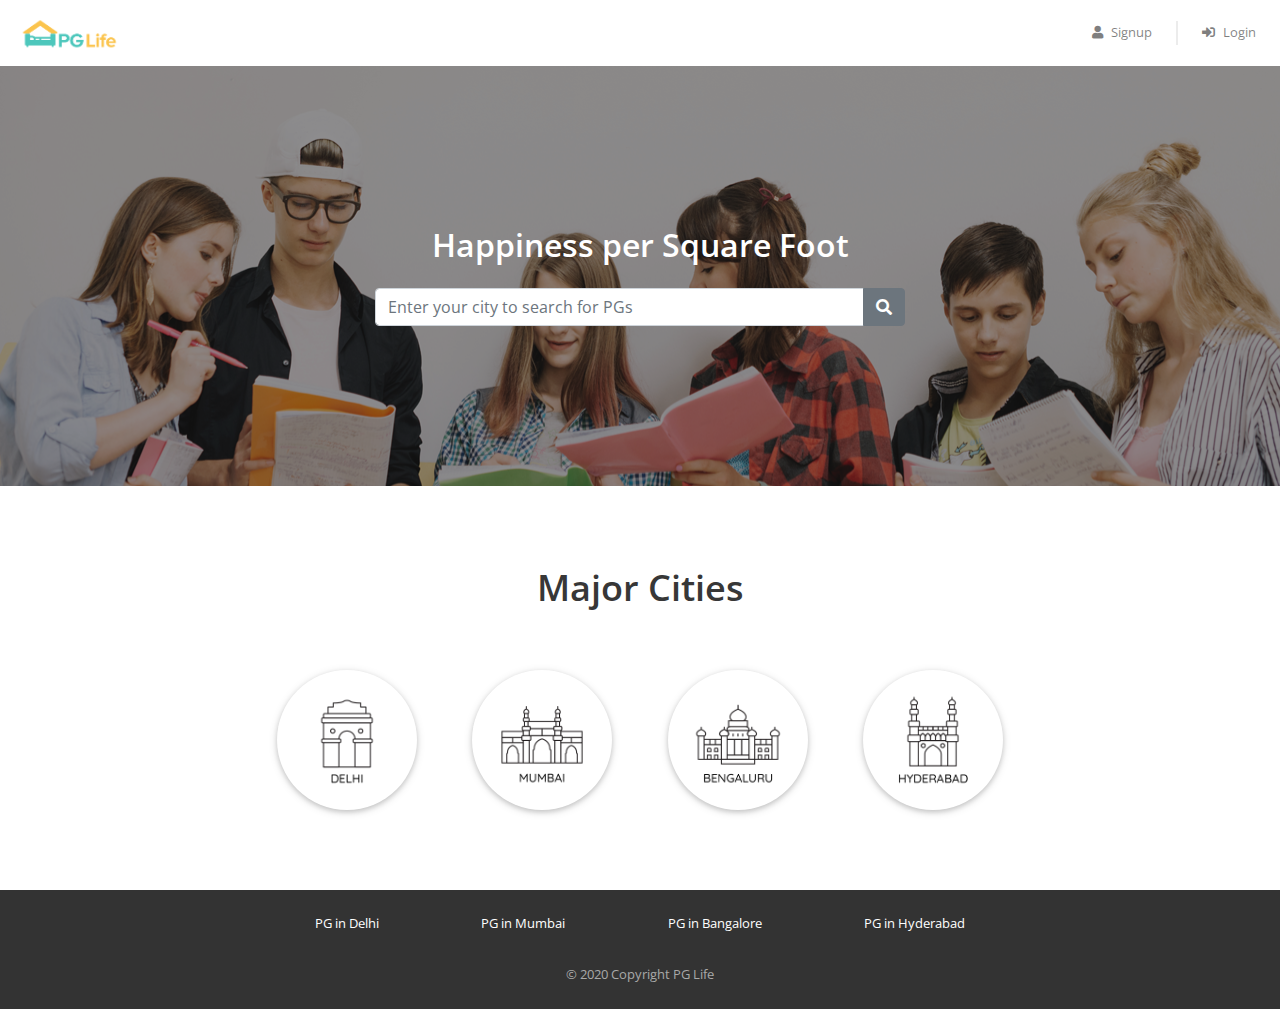
<file: index.html>
<!DOCTYPE html>
<html lang="en">
  <head>
    <meta name="viewport" content="width=device-width, initial-scale=1" />
    <title>Welcome | PG Life</title>

    <link href="css/bootstrap.min.css" rel="stylesheet" />
    <link
      href="https://use.fontawesome.com/releases/v5.11.2/css/all.css"
      rel="stylesheet"
    />
    <link
      href="https://fonts.googleapis.com/css2?family=Open+Sans:ital,wght@0,300;0,400;0,600;0,700;0,800;1,300;1,400;1,600;1,700;1,800&display=swap"
      rel="stylesheet"
    />
    <link href="css/common.css" rel="stylesheet" />
    <link href="css/home.css" rel="stylesheet" />
  </head>

  <body>
    <div class="header sticky-top">
      <nav class="navbar navbar-expand-md navbar-light">
        <a class="navbar-brand" href="index.html">
          <img src="img/logo.png" />
        </a>
        <button
          class="navbar-toggler"
          type="button"
          data-toggle="collapse"
          data-target="#my-navbar"
        >
          <span class="navbar-toggler-icon"></span>
        </button>

        <div
          class="collapse navbar-collapse justify-content-end"
          id="my-navbar"
        >
          <ul class="navbar-nav">
            <li class="nav-item">
              <a
                class="nav-link"
                href="#"
                data-toggle="modal"
                data-target="#signup-modal"
              >
                <i class="fas fa-user"></i>Signup
              </a>
            </li>
            <div class="nav-vl"></div>
            <li class="nav-item">
              <a
                class="nav-link"
                href="#"
                data-toggle="modal"
                data-target="#login-modal"
              >
                <i class="fas fa-sign-in-alt"></i>Login
              </a>
            </li>
          </ul>
        </div>
      </nav>
    </div>

    <div id="loading"></div>

    <div class="banner-container">
      <h2 class="white pb-3">Happiness per Square Foot</h2>

      <form id="search-form">
        <div class="input-group city-search">
          <input
            type="text"
            class="form-control input-city"
            id="city"
            name="city"
            placeholder="Enter your city to search for PGs"
          />
          <div class="input-group-append">
            <button type="submit" class="btn btn-secondary">
              <i class="fa fa-search"></i>
            </button>
          </div>
        </div>
      </form>
    </div>

    <div class="page-container">
      <h1 class="city-heading">
        Major Cities
      </h1>
      <div class="row">
        <div class="city-card-container col-md">
          <a href="property_list.html">
            <div class="city-card rounded-circle">
              <img src="img/delhi.png" class="city-img" />
            </div>
          </a>
        </div>

        <div class="city-card-container col-md">
          <a href="property_list.html">
            <div class="city-card rounded-circle">
              <img src="img/mumbai.png" class="city-img" />
            </div>
          </a>
        </div>

        <div class="city-card-container col-md">
          <a href="property_list.html">
            <div class="city-card rounded-circle">
              <img src="img/bangalore.png" class="city-img" />
            </div>
          </a>
        </div>

        <div class="city-card-container col-md">
          <a href="property_list.html">
            <div class="city-card rounded-circle">
              <img src="img/hyderabad.png" class="city-img" />
            </div>
          </a>
        </div>
      </div>
    </div>

    <div
      class="modal fade"
      id="signup-modal"
      tabindex="-1"
      role="dialog"
      aria-labelledby="signup-heading"
      aria-hidden="true"
    >
      <div class="modal-dialog" role="document">
        <div class="modal-content">
          <div class="modal-header">
            <h5 class="modal-title" id="signup-heading">Signup with PGLife</h5>
            <button
              type="button"
              class="close"
              data-dismiss="modal"
              aria-label="Close"
            >
              <span aria-hidden="true">&times;</span>
            </button>
          </div>

          <div class="modal-body">
            <form id="signup-form" class="form" role="form">
              <div class="input-group form-group">
                <div class="input-group-prepend">
                  <span class="input-group-text">
                    <i class="fas fa-user"></i>
                  </span>
                </div>
                <input
                  type="text"
                  class="form-control"
                  name="full_name"
                  placeholder="Full Name"
                  maxlength="30"
                  required
                />
              </div>

              <div class="input-group form-group">
                <div class="input-group-prepend">
                  <span class="input-group-text">
                    <i class="fas fa-phone-alt"></i>
                  </span>
                </div>
                <input
                  type="text"
                  class="form-control"
                  name="phone"
                  placeholder="Phone Number"
                  maxlength="10"
                  minlength="10"
                  required
                />
              </div>

              <div class="input-group form-group">
                <div class="input-group-prepend">
                  <span class="input-group-text">
                    <i class="fas fa-envelope"></i>
                  </span>
                </div>
                <input
                  type="email"
                  class="form-control"
                  name="email"
                  placeholder="Email"
                  required
                />
              </div>

              <div class="input-group form-group">
                <div class="input-group-prepend">
                  <span class="input-group-text">
                    <i class="fas fa-lock"></i>
                  </span>
                </div>
                <input
                  type="password"
                  class="form-control"
                  name="password"
                  placeholder="Password"
                  minlength="6"
                  required
                />
              </div>

              <div class="input-group form-group">
                <div class="input-group-prepend">
                  <span class="input-group-text">
                    <i class="fas fa-university"></i>
                  </span>
                </div>
                <input
                  type="text"
                  class="form-control"
                  name="college_name"
                  placeholder="College Name"
                  maxlength="150"
                  required
                />
              </div>

              <div class="form-group">
                <span>I'm a</span>
                <input
                  type="radio"
                  class="ml-3"
                  id="gender-male"
                  name="gender"
                  value="male"
                />
                Male
                <label for="gender-male"> </label>
                <input
                  type="radio"
                  class="ml-3"
                  id="gender-female"
                  name="gender"
                  value="female"
                />
                <label for="gender-female">
                  Female
                </label>
              </div>

              <div class="form-group">
                <button type="submit" class="btn btn-block btn-primary">
                  Create Account
                </button>
              </div>
            </form>
          </div>

          <div class="modal-footer">
            <span
              >Already have an account?
              <a
                href="#"
                data-dismiss="modal"
                data-toggle="modal"
                data-target="#login-modal"
                >Login</a
              >
            </span>
          </div>
        </div>
      </div>
    </div>

    <div
      class="modal fade"
      id="login-modal"
      tabindex="-1"
      role="dialog"
      aria-labelledby="login-heading"
      aria-hidden="true"
    >
      <div class="modal-dialog modal-dialog-centered" role="document">
        <div class="modal-content">
          <div class="modal-header">
            <h5 class="modal-title" id="login-heading">Login with PGLife</h5>
            <button
              type="button"
              class="close"
              data-dismiss="modal"
              aria-label="Close"
            >
              <span aria-hidden="true">&times;</span>
            </button>
          </div>

          <div class="modal-body">
            <form id="login-form" class="form" role="form">
              <div class="input-group form-group">
                <div class="input-group-prepend">
                  <span class="input-group-text">
                    <i class="fas fa-user"></i>
                  </span>
                </div>
                <input
                  type="email"
                  class="form-control"
                  name="email"
                  placeholder="Email"
                  required
                />
              </div>

              <div class="input-group form-group">
                <div class="input-group-prepend">
                  <span class="input-group-text">
                    <i class="fas fa-lock"></i>
                  </span>
                </div>
                <input
                  type="password"
                  class="form-control"
                  name="password"
                  placeholder="Password"
                  minlength="6"
                  required
                />
              </div>

              <div class="form-group">
                <button type="submit" class="btn btn-block btn-primary">
                  Login
                </button>
              </div>
            </form>
          </div>

          <div class="modal-footer">
            <span>
              <a
                href="#"
                data-dismiss="modal"
                data-toggle="modal"
                data-target="#signup-modal"
                >Click here</a
              >
              to register a new account
            </span>
          </div>
        </div>
      </div>
    </div>

    <div class="footer">
      <div class="page-container footer-container">
        <div class="footer-cities">
          <div class="footer-city">
            <a href="property_list.html">PG in Delhi</a>
          </div>
          <div class="footer-city">
            <a href="property_list.html">PG in Mumbai</a>
          </div>
          <div class="footer-city">
            <a href="property_list.html">PG in Bangalore</a>
          </div>
          <div class="footer-city">
            <a href="property_list.html">PG in Hyderabad</a>
          </div>
        </div>
        <div class="footer-copyright">© 2020 Copyright PG Life</div>
      </div>
    </div>

    <script type="text/javascript" src="js/jquery.js"></script>
    <script type="text/javascript" src="js/bootstrap.min.js"></script>
  </body>
</html>
</file>
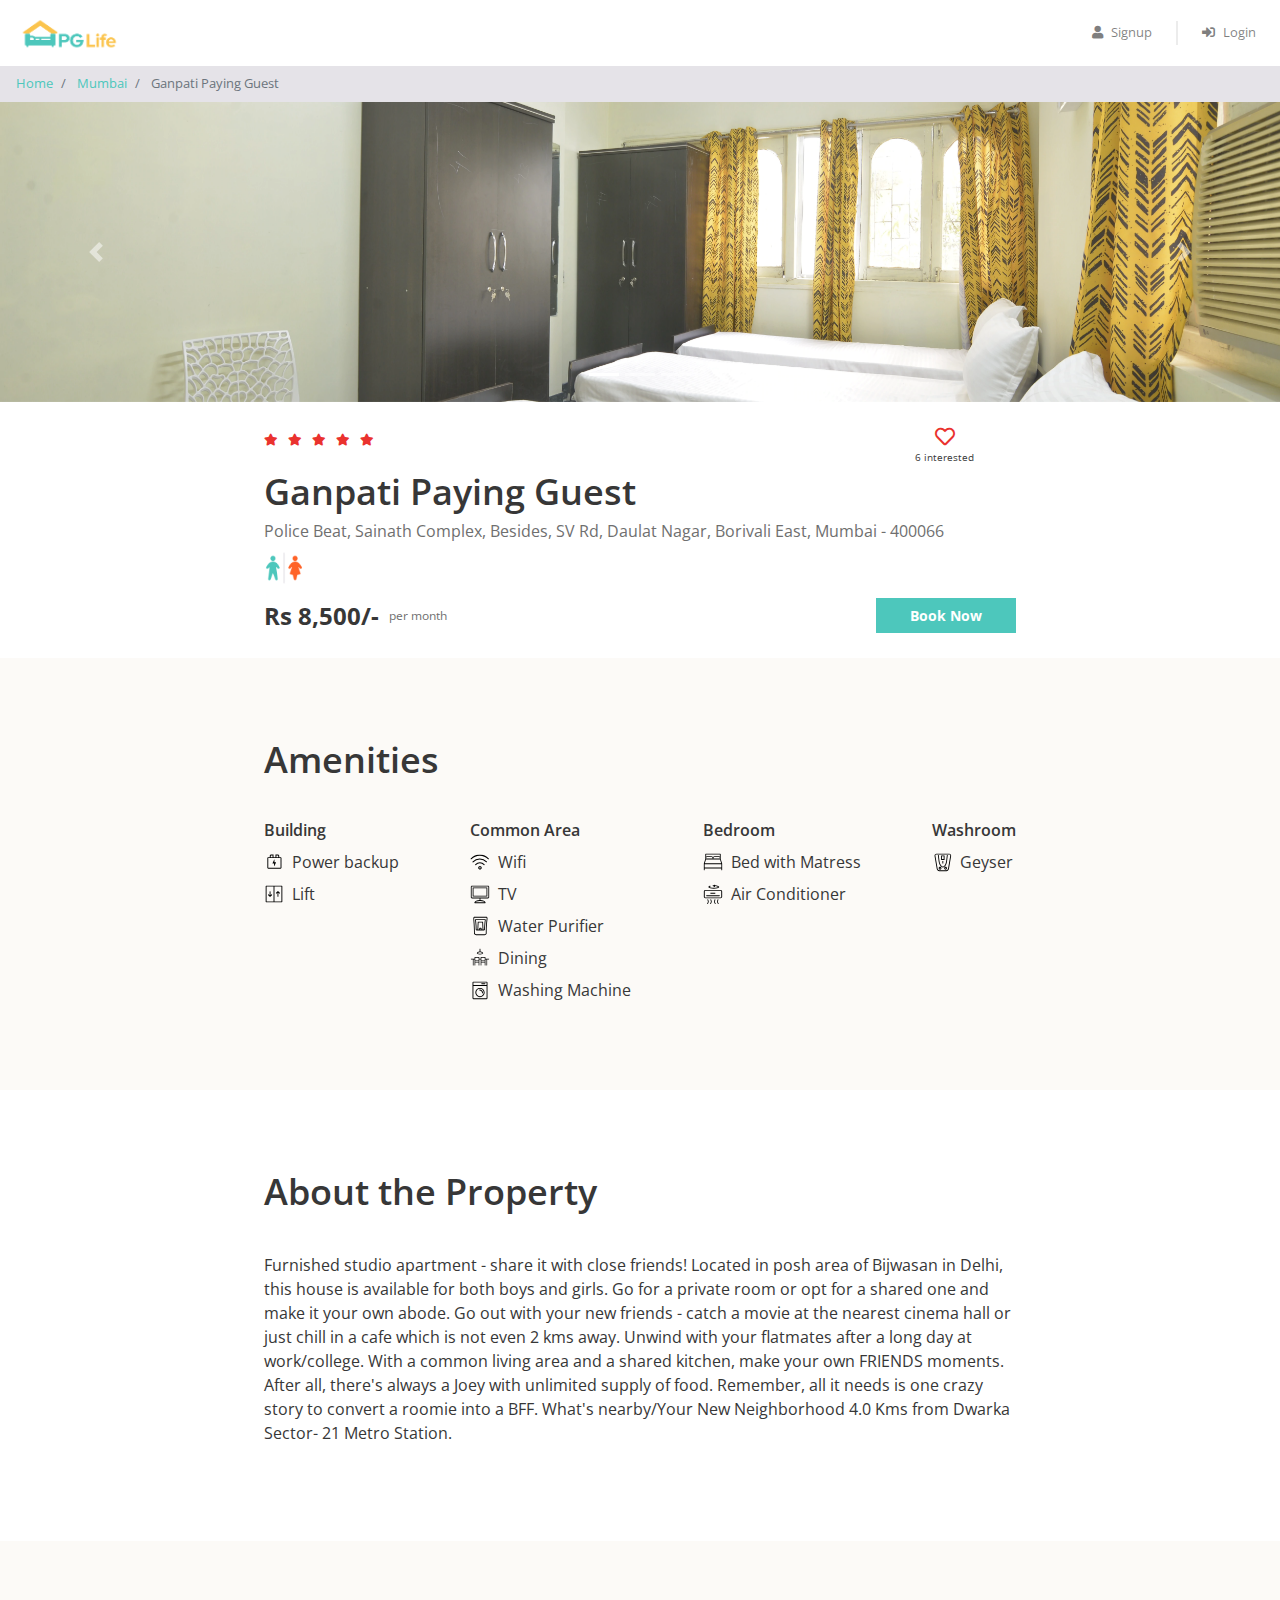
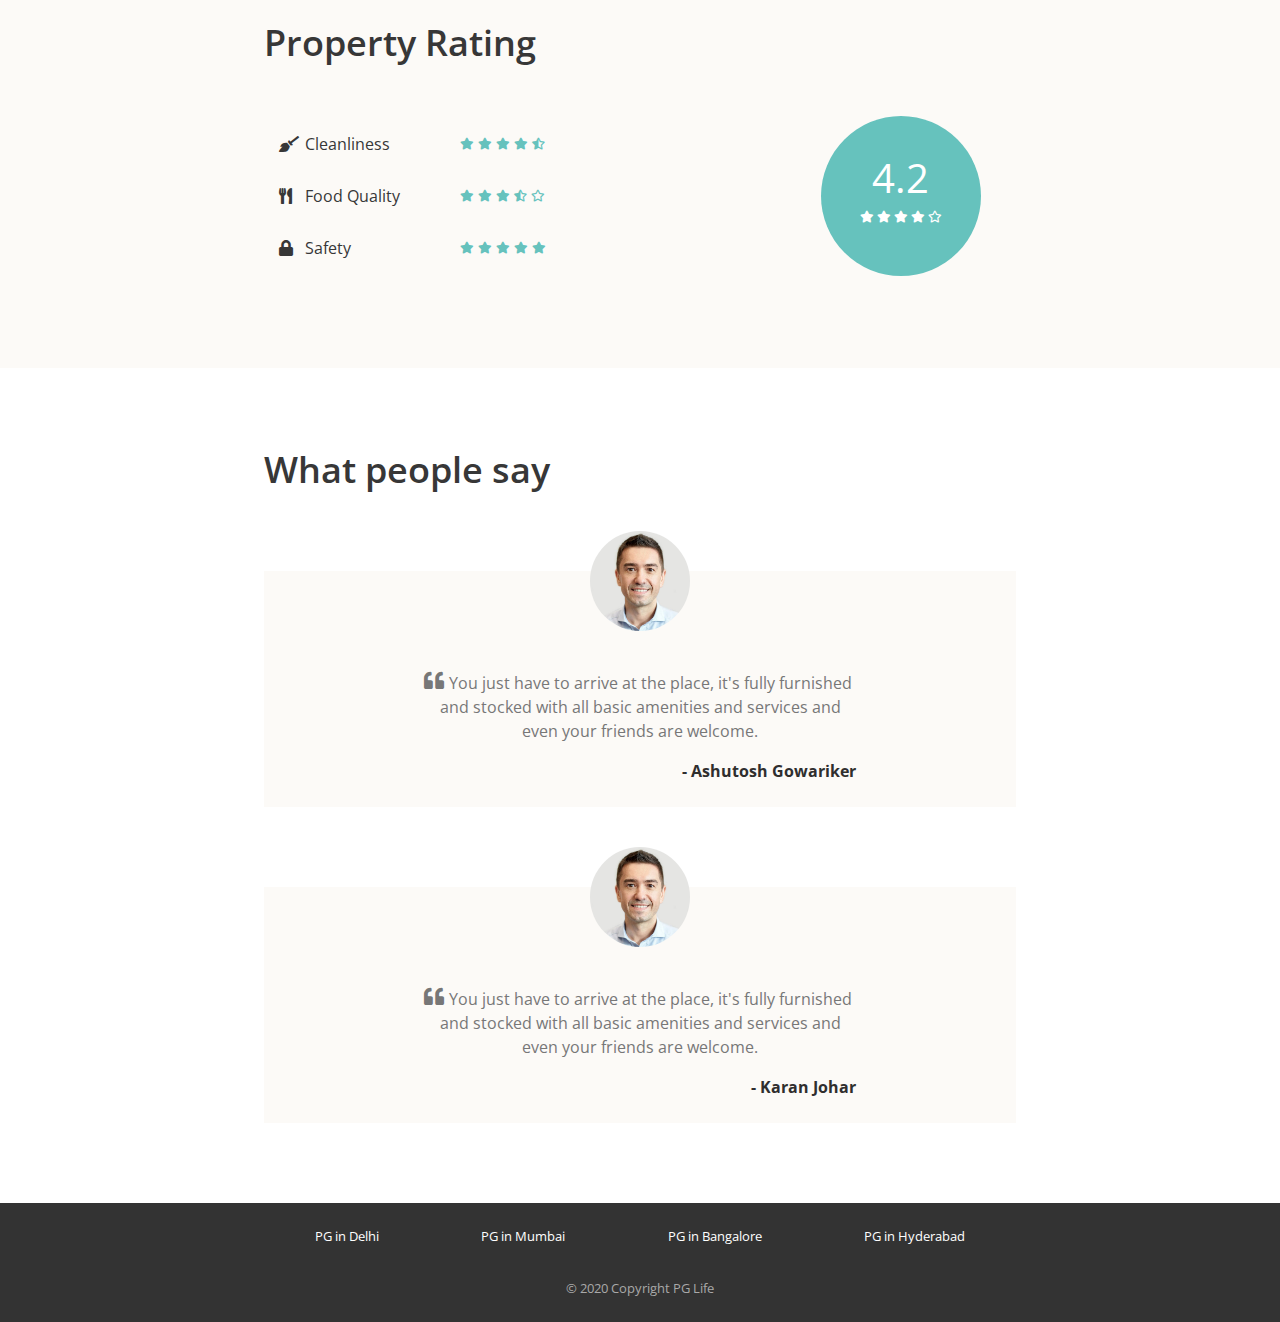
<file: property_detail.html>
<!DOCTYPE html>
<html lang="en">
  <head>
    <meta name="viewport" content="width=device-width, initial-scale=1" />
    <title>Ganpati Paying Guest | PG Life</title>

    <link href="css/bootstrap.min.css" rel="stylesheet" />
    <link
      href="https://use.fontawesome.com/releases/v5.11.2/css/all.css"
      rel="stylesheet"
    />
    <link
      href="https://fonts.googleapis.com/css2?family=Open+Sans:ital,wght@0,300;0,400;0,600;0,700;0,800;1,300;1,400;1,600;1,700;1,800&display=swap"
      rel="stylesheet"
    />
    <link href="css/common.css" rel="stylesheet" />
    <link href="css/property_detail.css" rel="stylesheet" />
  </head>

  <body>
    <div class="header sticky-top">
      <nav class="navbar navbar-expand-md navbar-light">
        <a class="navbar-brand" href="index.html">
          <img src="img/logo.png" />
        </a>
        <button
          class="navbar-toggler"
          type="button"
          data-toggle="collapse"
          data-target="#my-navbar"
        >
          <span class="navbar-toggler-icon"></span>
        </button>

        <div
          class="collapse navbar-collapse justify-content-end"
          id="my-navbar"
        >
          <ul class="navbar-nav">
            <li class="nav-item">
              <a
                class="nav-link"
                href="#"
                data-toggle="modal"
                data-target="#signup-modal"
              >
                <i class="fas fa-user"></i>Signup
              </a>
            </li>
            <div class="nav-vl"></div>
            <li class="nav-item">
              <a
                class="nav-link"
                href="#"
                data-toggle="modal"
                data-target="#login-modal"
              >
                <i class="fas fa-sign-in-alt"></i>Login
              </a>
            </li>
          </ul>
        </div>
      </nav>
    </div>

    <div id="loading"></div>

    <nav aria-label="breadcrumb">
      <ol class="breadcrumb py-2">
        <li class="breadcrumb-item">
          <a href="index.html">Home</a>
        </li>
        <li class="breadcrumb-item">
          <a href="property_list.html">Mumbai</a>
        </li>
        <li class="breadcrumb-item active" aria-current="page">
          Ganpati Paying Guest
        </li>
      </ol>
    </nav>

    <div id="property-images" class="carousel slide" data-ride="carousel">
      <ol class="carousel-indicators">
        <li
          data-target="#property-images"
          data-slide-to="0"
          class="active"
        ></li>
        <li data-target="#property-images" data-slide-to="1" class=""></li>
        <li data-target="#property-images" data-slide-to="2" class=""></li>
      </ol>
      <div class="carousel-inner">
        <div class="carousel-item active">
          <img
            class="d-block w-100"
            src="img/properties/1/1d4f0757fdb86d5f.jpg"
            alt="slide"
          />
        </div>
        <div class="carousel-item">
          <img
            class="d-block w-100"
            src="img/properties/1/46ebbb537aa9fb0a.jpg"
            alt="slide"
          />
        </div>
        <div class="carousel-item">
          <img
            class="d-block w-100"
            src="img/properties/1/eace7b9114fd6046.jpg"
            alt="slide"
          />
        </div>
      </div>
      <a
        class="carousel-control-prev"
        href="#property-images"
        role="button"
        data-slide="prev"
      >
        <span class="carousel-control-prev-icon" aria-hidden="true"></span>
        <span class="sr-only">Previous</span>
      </a>
      <a
        class="carousel-control-next"
        href="#property-images"
        role="button"
        data-slide="next"
      >
        <span class="carousel-control-next-icon" aria-hidden="true"></span>
        <span class="sr-only">Next</span>
      </a>
    </div>

    <div class="property-summary page-container">
      <div class="row no-gutters justify-content-between">
        <div class="star-container" title="4.8">
          <i class="fas fa-star"></i>
          <i class="fas fa-star"></i>
          <i class="fas fa-star"></i>
          <i class="fas fa-star"></i>
          <i class="fas fa-star"></i>
        </div>
        <div class="interested-container">
          <i class="is-interested-image far fa-heart"></i>
          <div class="interested-text">
            <span class="interested-user-count">6</span> interested
          </div>
        </div>
      </div>
      <div class="detail-container">
        <div class="property-name">Ganpati Paying Guest</div>
        <div class="property-address">
          Police Beat, Sainath Complex, Besides, SV Rd, Daulat Nagar, Borivali
          East, Mumbai - 400066
        </div>
        <div class="property-gender">
          <img src="img/unisex.png" />
        </div>
      </div>
      <div class="row no-gutters">
        <div class="rent-container col-6">
          <div class="rent">Rs 8,500/-</div>
          <div class="rent-unit">per month</div>
        </div>
        <div class="button-container col-6">
          <a href="#" class="btn btn-primary">Book Now</a>
        </div>
      </div>
    </div>

    <div class="property-amenities">
      <div class="page-container">
        <h1>Amenities</h1>
        <div class="row justify-content-between">
          <div class="col-md-auto">
            <h5>Building</h5>
            <div class="amenity-container">
              <img src="img/amenities/powerbackup.svg" />
              <span>Power backup</span>
            </div>
            <div class="amenity-container">
              <img src="img/amenities/lift.svg" />
              <span>Lift</span>
            </div>
          </div>

          <div class="col-md-auto">
            <h5>Common Area</h5>
            <div class="amenity-container">
              <img src="img/amenities/wifi.svg" />
              <span>Wifi</span>
            </div>
            <div class="amenity-container">
              <img src="img/amenities/tv.svg" />
              <span>TV</span>
            </div>
            <div class="amenity-container">
              <img src="img/amenities/rowater.svg" />
              <span>Water Purifier</span>
            </div>
            <div class="amenity-container">
              <img src="img/amenities/dining.svg" />
              <span>Dining</span>
            </div>
            <div class="amenity-container">
              <img src="img/amenities/washingmachine.svg" />
              <span>Washing Machine</span>
            </div>
          </div>

          <div class="col-md-auto">
            <h5>Bedroom</h5>
            <div class="amenity-container">
              <img src="img/amenities/bed.svg" />
              <span>Bed with Matress</span>
            </div>
            <div class="amenity-container">
              <img src="img/amenities/ac.svg" />
              <span>Air Conditioner</span>
            </div>
          </div>

          <div class="col-md-auto">
            <h5>Washroom</h5>
            <div class="amenity-container">
              <img src="img/amenities/geyser.svg" />
              <span>Geyser</span>
            </div>
          </div>
        </div>
      </div>
    </div>

    <div class="property-about page-container">
      <h1>About the Property</h1>
      <p>
        Furnished studio apartment - share it with close friends! Located in
        posh area of Bijwasan in Delhi, this house is available for both boys
        and girls. Go for a private room or opt for a shared one and make it
        your own abode. Go out with your new friends - catch a movie at the
        nearest cinema hall or just chill in a cafe which is not even 2 kms
        away. Unwind with your flatmates after a long day at work/college. With
        a common living area and a shared kitchen, make your own FRIENDS
        moments. After all, there's always a Joey with unlimited supply of food.
        Remember, all it needs is one crazy story to convert a roomie into a
        BFF. What's nearby/Your New Neighborhood 4.0 Kms from Dwarka Sector- 21
        Metro Station.
      </p>
    </div>

    <div class="property-rating">
      <div class="page-container">
        <h1>Property Rating</h1>
        <div class="row align-items-center justify-content-between">
          <div class="col-md-6">
            <div class="rating-criteria row">
              <div class="col-6">
                <i class="rating-criteria-icon fas fa-broom"></i>
                <span class="rating-criteria-text">Cleanliness</span>
              </div>
              <div class="rating-criteria-star-container col-6" title="4.3">
                <i class="fas fa-star"></i>
                <i class="fas fa-star"></i>
                <i class="fas fa-star"></i>
                <i class="fas fa-star"></i>
                <i class="fas fa-star-half-alt"></i>
              </div>
            </div>

            <div class="rating-criteria row">
              <div class="col-6">
                <i class="rating-criteria-icon fas fa-utensils"></i>
                <span class="rating-criteria-text">Food Quality</span>
              </div>
              <div class="rating-criteria-star-container col-6" title="3.4">
                <i class="fas fa-star"></i>
                <i class="fas fa-star"></i>
                <i class="fas fa-star"></i>
                <i class="fas fa-star-half-alt"></i>
                <i class="far fa-star"></i>
              </div>
            </div>

            <div class="rating-criteria row">
              <div class="col-6">
                <i class="rating-criteria-icon fa fa-lock"></i>
                <span class="rating-criteria-text">Safety</span>
              </div>
              <div class="rating-criteria-star-container col-6" title="4.8">
                <i class="fas fa-star"></i>
                <i class="fas fa-star"></i>
                <i class="fas fa-star"></i>
                <i class="fas fa-star"></i>
                <i class="fas fa-star"></i>
              </div>
            </div>
          </div>

          <div class="col-md-4">
            <div class="rating-circle">
              <div class="total-rating">4.2</div>
              <div class="rating-circle-star-container">
                <i class="fas fa-star"></i>
                <i class="fas fa-star"></i>
                <i class="fas fa-star"></i>
                <i class="fas fa-star"></i>
                <i class="far fa-star"></i>
              </div>
            </div>
          </div>
        </div>
      </div>
    </div>

    <div class="property-testimonials page-container">
      <h1>What people say</h1>
      <div class="testimonial-block">
        <div class="testimonial-image-container">
          <img class="testimonial-img" src="img/man.png" />
        </div>
        <div class="testimonial-text">
          <i class="fa fa-quote-left" aria-hidden="true"></i>
          <p>
            You just have to arrive at the place, it's fully furnished and
            stocked with all basic amenities and services and even your friends
            are welcome.
          </p>
        </div>
        <div class="testimonial-name">- Ashutosh Gowariker</div>
      </div>
      <div class="testimonial-block">
        <div class="testimonial-image-container">
          <img class="testimonial-img" src="img/man.png" />
        </div>
        <div class="testimonial-text">
          <i class="fa fa-quote-left" aria-hidden="true"></i>
          <p>
            You just have to arrive at the place, it's fully furnished and
            stocked with all basic amenities and services and even your friends
            are welcome.
          </p>
        </div>
        <div class="testimonial-name">- Karan Johar</div>
      </div>
    </div>

    <div
      class="modal fade"
      id="signup-modal"
      tabindex="-1"
      role="dialog"
      aria-labelledby="signup-heading"
      aria-hidden="true"
    >
      <div class="modal-dialog" role="document">
        <div class="modal-content">
          <div class="modal-header">
            <h5 class="modal-title" id="signup-heading">Signup with PGLife</h5>
            <button
              type="button"
              class="close"
              data-dismiss="modal"
              aria-label="Close"
            >
              <span aria-hidden="true">&times;</span>
            </button>
          </div>

          <div class="modal-body">
            <form id="signup-form" class="form" role="form">
              <div class="input-group form-group">
                <div class="input-group-prepend">
                  <span class="input-group-text">
                    <i class="fas fa-user"></i>
                  </span>
                </div>
                <input
                  type="text"
                  class="form-control"
                  name="full_name"
                  placeholder="Full Name"
                  maxlength="30"
                  required
                />
              </div>

              <div class="input-group form-group">
                <div class="input-group-prepend">
                  <span class="input-group-text">
                    <i class="fas fa-phone-alt"></i>
                  </span>
                </div>
                <input
                  type="text"
                  class="form-control"
                  name="phone"
                  placeholder="Phone Number"
                  maxlength="10"
                  minlength="10"
                  required
                />
              </div>

              <div class="input-group form-group">
                <div class="input-group-prepend">
                  <span class="input-group-text">
                    <i class="fas fa-envelope"></i>
                  </span>
                </div>
                <input
                  type="email"
                  class="form-control"
                  name="email"
                  placeholder="Email"
                  required
                />
              </div>

              <div class="input-group form-group">
                <div class="input-group-prepend">
                  <span class="input-group-text">
                    <i class="fas fa-lock"></i>
                  </span>
                </div>
                <input
                  type="password"
                  class="form-control"
                  name="password"
                  placeholder="Password"
                  minlength="6"
                  required
                />
              </div>

              <div class="input-group form-group">
                <div class="input-group-prepend">
                  <span class="input-group-text">
                    <i class="fas fa-university"></i>
                  </span>
                </div>
                <input
                  type="text"
                  class="form-control"
                  name="college_name"
                  placeholder="College Name"
                  maxlength="150"
                  required
                />
              </div>

              <div class="form-group">
                <span>I'm a</span>
                <input
                  type="radio"
                  class="ml-3"
                  id="gender-male"
                  name="gender"
                  value="male"
                />
                Male
                <label for="gender-male"> </label>
                <input
                  type="radio"
                  class="ml-3"
                  id="gender-female"
                  name="gender"
                  value="female"
                />
                <label for="gender-female">
                  Female
                </label>
              </div>

              <div class="form-group">
                <button type="submit" class="btn btn-block btn-primary">
                  Create Account
                </button>
              </div>
            </form>
          </div>

          <div class="modal-footer">
            <span
              >Already have an account?
              <a
                href="#"
                data-dismiss="modal"
                data-toggle="modal"
                data-target="#login-modal"
                >Login</a
              >
            </span>
          </div>
        </div>
      </div>
    </div>

    <div
      class="modal fade"
      id="login-modal"
      tabindex="-1"
      role="dialog"
      aria-labelledby="login-heading"
      aria-hidden="true"
    >
      <div class="modal-dialog modal-dialog-centered" role="document">
        <div class="modal-content">
          <div class="modal-header">
            <h5 class="modal-title" id="login-heading">Login with PGLife</h5>
            <button
              type="button"
              class="close"
              data-dismiss="modal"
              aria-label="Close"
            >
              <span aria-hidden="true">&times;</span>
            </button>
          </div>

          <div class="modal-body">
            <form id="login-form" class="form" role="form">
              <div class="input-group form-group">
                <div class="input-group-prepend">
                  <span class="input-group-text">
                    <i class="fas fa-user"></i>
                  </span>
                </div>
                <input
                  type="email"
                  class="form-control"
                  name="email"
                  placeholder="Email"
                  required
                />
              </div>

              <div class="input-group form-group">
                <div class="input-group-prepend">
                  <span class="input-group-text">
                    <i class="fas fa-lock"></i>
                  </span>
                </div>
                <input
                  type="password"
                  class="form-control"
                  name="password"
                  placeholder="Password"
                  minlength="6"
                  required
                />
              </div>

              <div class="form-group">
                <button type="submit" class="btn btn-block btn-primary">
                  Login
                </button>
              </div>
            </form>
          </div>

          <div class="modal-footer">
            <span>
              <a
                href="#"
                data-dismiss="modal"
                data-toggle="modal"
                data-target="#signup-modal"
                >Click here</a
              >
              to register a new account
            </span>
          </div>
        </div>
      </div>
    </div>

    <div class="footer">
      <div class="page-container footer-container">
        <div class="footer-cities">
          <div class="footer-city">
            <a href="property_list.html">PG in Delhi</a>
          </div>
          <div class="footer-city">
            <a href="property_list.html">PG in Mumbai</a>
          </div>
          <div class="footer-city">
            <a href="property_list.html">PG in Bangalore</a>
          </div>
          <div class="footer-city">
            <a href="property_list.html">PG in Hyderabad</a>
          </div>
        </div>
        <div class="footer-copyright">© 2020 Copyright PG Life</div>
      </div>
    </div>

    <script type="text/javascript" src="js/jquery.js"></script>
    <script type="text/javascript" src="js/bootstrap.min.js"></script>
  </body>
</html>
</file>
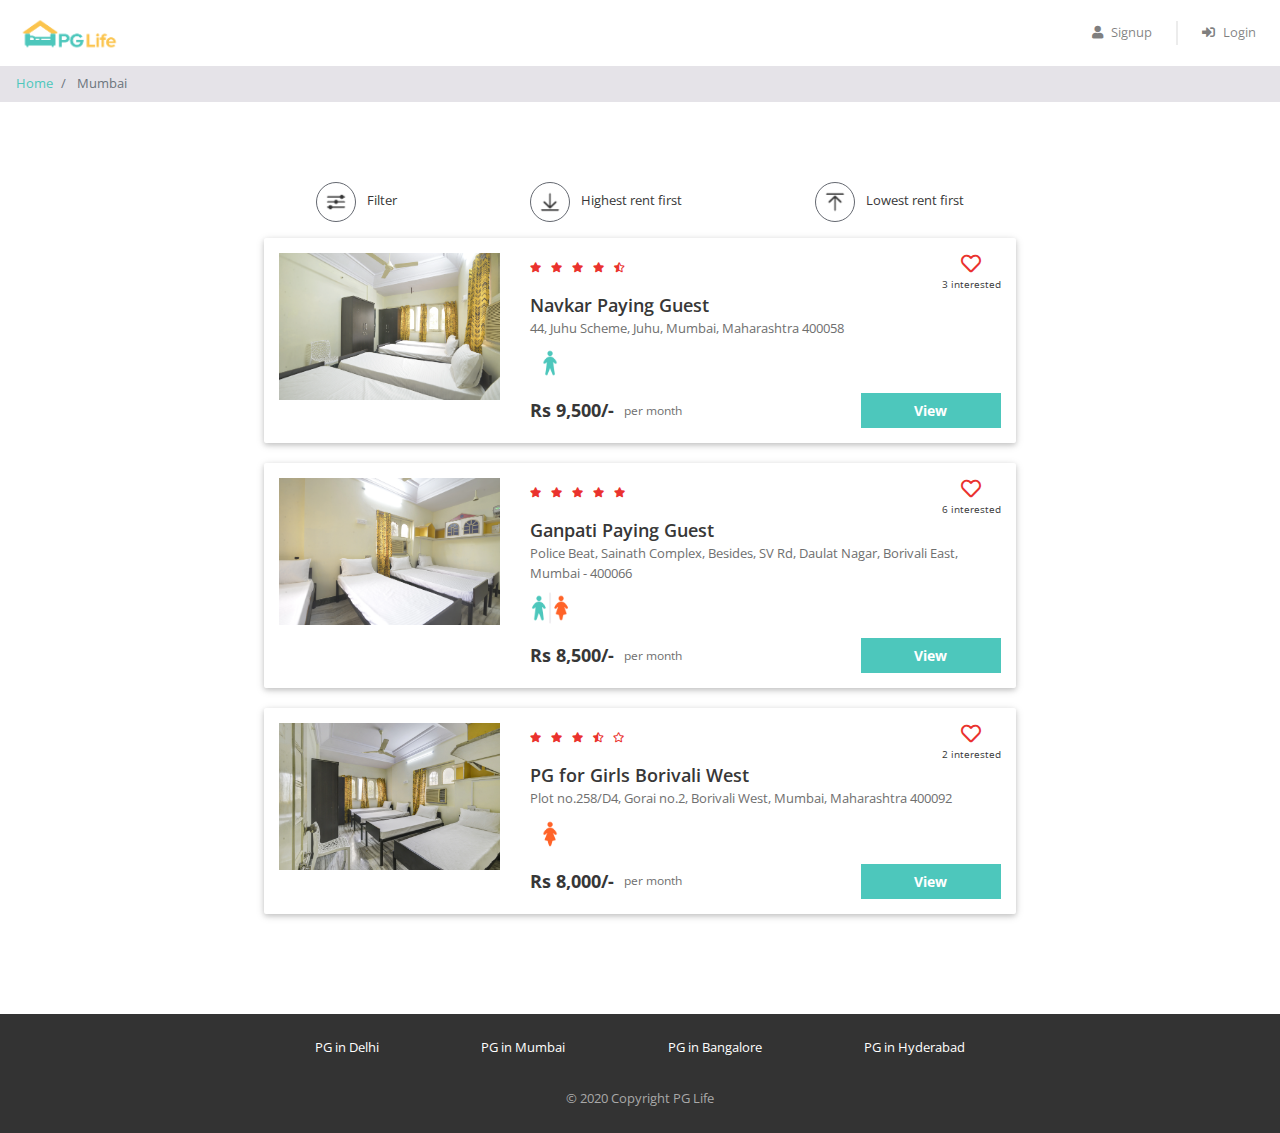
<file: property_list.html>
<!DOCTYPE html>
<html lang="en">
  <head>
    <meta name="viewport" content="width=device-width, initial-scale=1" />
    <title>Best PG's in Mumbai | PG Life</title>

    <link href="css/bootstrap.min.css" rel="stylesheet" />
    <link
      href="https://use.fontawesome.com/releases/v5.11.2/css/all.css"
      rel="stylesheet"
    />
    <link
      href="https://fonts.googleapis.com/css2?family=Open+Sans:ital,wght@0,300;0,400;0,600;0,700;0,800;1,300;1,400;1,600;1,700;1,800&display=swap"
      rel="stylesheet"
    />
    <link href="css/common.css" rel="stylesheet" />
    <link href="css/property_list.css" rel="stylesheet" />
  </head>

  <body>
    <div class="header sticky-top">
      <nav class="navbar navbar-expand-md navbar-light">
        <a class="navbar-brand" href="index.html">
          <img src="img/logo.png" />
        </a>
        <button
          class="navbar-toggler"
          type="button"
          data-toggle="collapse"
          data-target="#my-navbar"
        >
          <span class="navbar-toggler-icon"></span>
        </button>

        <div
          class="collapse navbar-collapse justify-content-end"
          id="my-navbar"
        >
          <ul class="navbar-nav">
            <li class="nav-item">
              <a
                class="nav-link"
                href="#"
                data-toggle="modal"
                data-target="#signup-modal"
              >
                <i class="fas fa-user"></i>Signup
              </a>
            </li>
            <div class="nav-vl"></div>
            <li class="nav-item">
              <a
                class="nav-link"
                href="#"
                data-toggle="modal"
                data-target="#login-modal"
              >
                <i class="fas fa-sign-in-alt"></i>Login
              </a>
            </li>
          </ul>
        </div>
      </nav>
    </div>

    <div id="loading"></div>

    <nav aria-label="breadcrumb">
      <ol class="breadcrumb py-2">
        <li class="breadcrumb-item">
          <a href="index.html">Home</a>
        </li>
        <li class="breadcrumb-item active" aria-current="page">
          Mumbai
        </li>
      </ol>
    </nav>

    <div class="page-container">
      <div class="filter-bar row justify-content-around">
        <div class="col-auto" data-toggle="modal" data-target="#filter-modal">
          <img src="img/filter.png" alt="filter" />
          <span>Filter</span>
        </div>
        <div class="col-auto">
          <img src="img/desc.png" alt="sort-desc" />
          <span>Highest rent first</span>
        </div>
        <div class="col-auto">
          <img src="img/asc.png" alt="sort-asc" />
          <span>Lowest rent first</span>
        </div>
      </div>

      <div class="property-card row">
        <div class="image-container col-md-4">
          <img src="img/properties/1/1d4f0757fdb86d5f.jpg" />
        </div>
        <div class="content-container col-md-8">
          <div class="row no-gutters justify-content-between">
            <div class="star-container" title="4.5">
              <i class="fas fa-star"></i>
              <i class="fas fa-star"></i>
              <i class="fas fa-star"></i>
              <i class="fas fa-star"></i>
              <i class="fas fa-star-half-alt"></i>
            </div>
            <div class="interested-container">
              <i class="far fa-heart"></i>
              <div class="interested-text">3 interested</div>
            </div>
          </div>
          <div class="detail-container">
            <div class="property-name">Navkar Paying Guest</div>
            <div class="property-address">
              44, Juhu Scheme, Juhu, Mumbai, Maharashtra 400058
            </div>
            <div class="property-gender">
              <img src="img/male.png" />
            </div>
          </div>
          <div class="row no-gutters">
            <div class="rent-container col-6">
              <div class="rent">Rs 9,500/-</div>
              <div class="rent-unit">per month</div>
            </div>
            <div class="button-container col-6">
              <a href="property_detail.html" class="btn btn-primary">View</a>
            </div>
          </div>
        </div>
      </div>

      <div class="property-card row">
        <div class="image-container col-md-4">
          <img src="img/properties/1/eace7b9114fd6046.jpg" />
        </div>
        <div class="content-container col-md-8">
          <div class="row no-gutters justify-content-between">
            <div class="star-container" title="4.8">
              <i class="fas fa-star"></i>
              <i class="fas fa-star"></i>
              <i class="fas fa-star"></i>
              <i class="fas fa-star"></i>
              <i class="fas fa-star"></i>
            </div>
            <div class="interested-container">
              <i class="far fa-heart"></i>
              <div class="interested-text">6 interested</div>
            </div>
          </div>
          <div class="detail-container">
            <div class="property-name">Ganpati Paying Guest</div>
            <div class="property-address">
              Police Beat, Sainath Complex, Besides, SV Rd, Daulat Nagar,
              Borivali East, Mumbai - 400066
            </div>
            <div class="property-gender">
              <img src="img/unisex.png" />
            </div>
          </div>
          <div class="row no-gutters">
            <div class="rent-container col-6">
              <div class="rent">Rs 8,500/-</div>
              <div class="rent-unit">per month</div>
            </div>
            <div class="button-container col-6">
              <a href="property_detail.html" class="btn btn-primary">View</a>
            </div>
          </div>
        </div>
      </div>

      <div class="property-card row">
        <div class="image-container col-md-4">
          <img src="img/properties/1/46ebbb537aa9fb0a.jpg" />
        </div>
        <div class="content-container col-md-8">
          <div class="row no-gutters justify-content-between">
            <div class="star-container" title="3.5">
              <i class="fas fa-star"></i>
              <i class="fas fa-star"></i>
              <i class="fas fa-star"></i>
              <i class="fas fa-star-half-alt"></i>
              <i class="far fa-star"></i>
            </div>
            <div class="interested-container">
              <i class="far fa-heart"></i>
              <div class="interested-text">2 interested</div>
            </div>
          </div>
          <div class="detail-container">
            <div class="property-name">PG for Girls Borivali West</div>
            <div class="property-address">
              Plot no.258/D4, Gorai no.2, Borivali West, Mumbai, Maharashtra
              400092
            </div>
            <div class="property-gender">
              <img src="img/female.png" />
            </div>
          </div>
          <div class="row no-gutters">
            <div class="rent-container col-6">
              <div class="rent">Rs 8,000/-</div>
              <div class="rent-unit">per month</div>
            </div>
            <div class="button-container col-6">
              <a href="property_detail.html" class="btn btn-primary">View</a>
            </div>
          </div>
        </div>
      </div>
    </div>

    <div
      class="modal fade"
      id="filter-modal"
      tabindex="-1"
      role="dialog"
      aria-labelledby="filter-heading"
      aria-hidden="true"
    >
      <div class="modal-dialog modal-dialog-centered" role="document">
        <div class="modal-content">
          <div class="modal-header">
            <h3 class="modal-title" id="filter-heading">Filters</h3>
            <button
              type="button"
              class="close"
              data-dismiss="modal"
              aria-label="Close"
            >
              <span aria-hidden="true">&times;</span>
            </button>
          </div>

          <div class="modal-body">
            <h5>Gender</h5>
            <hr />
            <div>
              <button class="btn btn-outline-dark btn-active">
                No Filter
              </button>
              <button class="btn btn-outline-dark">
                <i class="fas fa-venus-mars"></i>Unisex
              </button>
              <button class="btn btn-outline-dark">
                <i class="fas fa-mars"></i>Male
              </button>
              <button class="btn btn-outline-dark">
                <i class="fas fa-venus"></i>Female
              </button>
            </div>
          </div>

          <div class="modal-footer">
            <button data-dismiss="modal" class="btn btn-success">Okay</button>
          </div>
        </div>
      </div>
    </div>

    <div
      class="modal fade"
      id="signup-modal"
      tabindex="-1"
      role="dialog"
      aria-labelledby="signup-heading"
      aria-hidden="true"
    >
      <div class="modal-dialog" role="document">
        <div class="modal-content">
          <div class="modal-header">
            <h5 class="modal-title" id="signup-heading">Signup with PGLife</h5>
            <button
              type="button"
              class="close"
              data-dismiss="modal"
              aria-label="Close"
            >
              <span aria-hidden="true">&times;</span>
            </button>
          </div>

          <div class="modal-body">
            <form id="signup-form" class="form" role="form">
              <div class="input-group form-group">
                <div class="input-group-prepend">
                  <span class="input-group-text">
                    <i class="fas fa-user"></i>
                  </span>
                </div>
                <input
                  type="text"
                  class="form-control"
                  name="full_name"
                  placeholder="Full Name"
                  maxlength="30"
                  required
                />
              </div>

              <div class="input-group form-group">
                <div class="input-group-prepend">
                  <span class="input-group-text">
                    <i class="fas fa-phone-alt"></i>
                  </span>
                </div>
                <input
                  type="text"
                  class="form-control"
                  name="phone"
                  placeholder="Phone Number"
                  maxlength="10"
                  minlength="10"
                  required
                />
              </div>

              <div class="input-group form-group">
                <div class="input-group-prepend">
                  <span class="input-group-text">
                    <i class="fas fa-envelope"></i>
                  </span>
                </div>
                <input
                  type="email"
                  class="form-control"
                  name="email"
                  placeholder="Email"
                  required
                />
              </div>

              <div class="input-group form-group">
                <div class="input-group-prepend">
                  <span class="input-group-text">
                    <i class="fas fa-lock"></i>
                  </span>
                </div>
                <input
                  type="password"
                  class="form-control"
                  name="password"
                  placeholder="Password"
                  minlength="6"
                  required
                />
              </div>

              <div class="input-group form-group">
                <div class="input-group-prepend">
                  <span class="input-group-text">
                    <i class="fas fa-university"></i>
                  </span>
                </div>
                <input
                  type="text"
                  class="form-control"
                  name="college_name"
                  placeholder="College Name"
                  maxlength="150"
                  required
                />
              </div>

              <div class="form-group">
                <span>I'm a</span>
                <input
                  type="radio"
                  class="ml-3"
                  id="gender-male"
                  name="gender"
                  value="male"
                />
                Male
                <label for="gender-male"> </label>
                <input
                  type="radio"
                  class="ml-3"
                  id="gender-female"
                  name="gender"
                  value="female"
                />
                <label for="gender-female">
                  Female
                </label>
              </div>

              <div class="form-group">
                <button type="submit" class="btn btn-block btn-primary">
                  Create Account
                </button>
              </div>
            </form>
          </div>

          <div class="modal-footer">
            <span
              >Already have an account?
              <a
                href="#"
                data-dismiss="modal"
                data-toggle="modal"
                data-target="#login-modal"
                >Login</a
              >
            </span>
          </div>
        </div>
      </div>
    </div>

    <div
      class="modal fade"
      id="login-modal"
      tabindex="-1"
      role="dialog"
      aria-labelledby="login-heading"
      aria-hidden="true"
    >
      <div class="modal-dialog modal-dialog-centered" role="document">
        <div class="modal-content">
          <div class="modal-header">
            <h5 class="modal-title" id="login-heading">Login with PGLife</h5>
            <button
              type="button"
              class="close"
              data-dismiss="modal"
              aria-label="Close"
            >
              <span aria-hidden="true">&times;</span>
            </button>
          </div>

          <div class="modal-body">
            <form id="login-form" class="form" role="form">
              <div class="input-group form-group">
                <div class="input-group-prepend">
                  <span class="input-group-text">
                    <i class="fas fa-user"></i>
                  </span>
                </div>
                <input
                  type="email"
                  class="form-control"
                  name="email"
                  placeholder="Email"
                  required
                />
              </div>

              <div class="input-group form-group">
                <div class="input-group-prepend">
                  <span class="input-group-text">
                    <i class="fas fa-lock"></i>
                  </span>
                </div>
                <input
                  type="password"
                  class="form-control"
                  name="password"
                  placeholder="Password"
                  minlength="6"
                  required
                />
              </div>

              <div class="form-group">
                <button type="submit" class="btn btn-block btn-primary">
                  Login
                </button>
              </div>
            </form>
          </div>

          <div class="modal-footer">
            <span>
              <a
                href="#"
                data-dismiss="modal"
                data-toggle="modal"
                data-target="#signup-modal"
                >Click here</a
              >
              to register a new account
            </span>
          </div>
        </div>
      </div>
    </div>

    <div class="footer">
      <div class="page-container footer-container">
        <div class="footer-cities">
          <div class="footer-city">
            <a href="property_list.html">PG in Delhi</a>
          </div>
          <div class="footer-city">
            <a href="property_list.html">PG in Mumbai</a>
          </div>
          <div class="footer-city">
            <a href="property_list.html">PG in Bangalore</a>
          </div>
          <div class="footer-city">
            <a href="property_list.html">PG in Hyderabad</a>
          </div>
        </div>
        <div class="footer-copyright">© 2020 Copyright PG Life</div>
      </div>
    </div>

    <script type="text/javascript" src="js/jquery.js"></script>
    <script type="text/javascript" src="js/bootstrap.min.js"></script>
  </body>
</html>
</file>
<file: css/common.css>
* {
  box-sizing: border-box;
  font-family: "Open Sans", sans-serif;
}

body {
  color: #373737;
  font-size: 16px;
  position: relative;
}

h1,
h2,
h3,
h4,
h5,
h6 {
  font-weight: 600;
}

h1 {
  font-size: 36px;
  margin-bottom: 40px;
}

@media (max-width: 768px) {
  h1 {
    font-size: 28px;
  }
}

h3 {
  font-size: 24px;
  margin-bottom: 12px;
}

h5 {
  font-size: 16px;
  margin-bottom: 10px;
}

.btn-primary,
.btn-warning,
.btn-danger {
  color: white;
  font-weight: bold;
}

.input-group .input-group-text i {
  width: 14px;
}

input[type="radio"] {
  position: relative;
  top: 1px;
}

.breadcrumb {
  background-color: #e5e3e8;
  font-size: 13px;
  border-radius: 0px;
  margin-bottom: 0px;
}

.container {
  max-width: 920px;
  padding: 0px 20px;
}

.page-container {
  max-width: 800px;
  padding: 80px 24px;
  margin: auto;
}

@media (max-width: 768px) {
  .page-container {
    padding: 64px 24px;
  }
}

.white {
  color: #ffffff;
}

#loading {
  display: none;
  background-color: #666666;
  background-image: url("../img/progress_spinner.gif");
  background-repeat: no-repeat;
  background-position: center;
  opacity: 0.4;
  position: fixed;
  top: 0px;
  right: 0px;
  width: 100%;
  height: 100%;
  z-index: 10000000;
}

/* Login Modal */
#login-modal .modal-dialog {
  width: 350px;
  margin: auto;
}

.modal-footer {
  background-color: #f4f4f4;
  justify-content: center;
}

/* Header */
.header {
  background-color: white;
  font-size: 13px;
}

.header .navbar .navbar-brand img {
  height: 40px;
}

.header .navbar .nav-item i {
  margin-right: 8px;
}

.header .nav-vl {
  border-left: 2px solid #d6d6d678;
  height: 24px;
  margin: auto 16px;
  display: block;
}

@media (max-width: 768px) {
  .header .nav-vl {
    display: none;
  }
}

.header .nav-name {
  font-weight: bold;
  margin: auto 16px;
}

@media (max-width: 768px) {
  .header .nav-name {
    margin: 8px 0px;
  }
}

/* Footer */
.footer {
  background-color: #333333;
  font-size: 13px;
}

.footer-container {
  padding: 24px;
}

.footer-cities {
  display: flex;
  flex-wrap: wrap;
  justify-content: space-around;
}

.footer-city {
  margin-bottom: 8px;
  text-align: center;
}

@media (max-width: 768px) {
  .footer-city {
    width: 100%;
  }
}

.footer-city a {
  color: #ffffff;
}

.footer-copyright {
  color: #a9a9a9;
  text-align: center;
  padding-top: 24px;
}
</file>
<file: css/home.css>
.banner-container {
  background-image: url("../img/bg.png");
  background-attachment: fixed;
  box-shadow: inset 0 0 0 2000px #1c1c1c7a;
  text-align: center;
  padding: 160px 15px;
}

@media (max-width: 768px) {
  .banner-container {
    padding: 100px 15px;
  }
}

.city-search {
  max-width: 530px;
  margin: auto;
  position: relative;
}

.city-heading {
  text-align: center;
}

.city-card-container {
  text-align: center;
  margin-top: 20px;
}

.city-card {
  background-color: #ffffff;
  box-shadow: 0 2px 5px 0 rgba(0, 0, 0, 0.16), 0 2px 10px 0 rgba(0, 0, 0, 0.12);
  display: inline-block;
  padding: 20px;
}

.city-card:focus,
.city-card:hover {
  box-shadow: 0 5px 11px 0 rgba(0, 0, 0, 0.18), 0 4px 15px 0 rgba(0, 0, 0, 0.15);
}

.city-img {
  height: 100px;
  width: 100px;
}
</file>
<file: css/property_detail.css>
.carousel img {
  height: 300px;
  object-fit: cover;
}

.property-summary {
  padding: 24px;
}

.property-amenities,
.property-rating {
  background-color: #fcfaf7;
}

.star-container i {
  color: #ea322e;
  font-size: 12px;
  margin-right: 6px;
}

.interested-container {
  text-align: center;
  padding-right: 42px;
}

@media (max-width: 768px) {
  .interested-container {
    padding-right: 0px;
  }
}

.interested-container i {
  color: #ea322e;
  font-size: 20px;
  cursor: pointer;
}

.interested-text {
  font-size: 10px;
}

.detail-container {
  padding-bottom: 10px;
}

.property-name {
  font-size: 36px;
  font-weight: 600;
}

@media (max-width: 768px) {
  .property-name {
    font-size: 24px;
  }
}

.property-address {
  color: #6f6f6f;
  font-size: 16px;
  padding-bottom: 5px;
}

.property-gender img {
  width: 40px;
}

.rent-container {
  display: flex;
  align-items: center;
}

.rent {
  font-size: 24px;
  font-weight: bold;
  padding-right: 10px;
}

@media (max-width: 768px) {
  .rent {
    font-size: 18px;
  }
}

.rent-unit {
  color: #6f6f6f;
  font-size: 12px;
}

.button-container .btn {
  font-size: 14px;
  border-radius: 0px;
  width: 140px;
  float: right;
}

@media (max-width: 768px) {
  .property-amenities .row > div {
    padding-bottom: 24px;
  }
}

.amenity-container {
  margin: 8px 0px;
}

.amenity-container img {
  height: 20px;
  margin-top: -4px;
  margin-right: 4px;
}

.rating-criteria {
  margin: 28px 0px;
}

.rating-criteria-icon {
  width: 14px;
}

.rating-criteria-text {
  margin-left: 8px;
}

.rating-criteria-star-container {
  margin-top: -2px;
}

.rating-criteria-star-container i {
  color: #66c2bd;
  font-size: 12px;
}

.rating-circle {
  background-color: #66c2bd;
  color: white;
  text-align: center;
  height: 160px;
  width: 160px;
  border-radius: 50%;
  padding-top: 32px;
  margin: auto;
}

.total-rating {
  font-size: 40px;
}

.rating-circle-star-container {
  font-size: 12px;
}

.testimonial-block {
  background-color: #fcfaf7;
  padding: 0px 160px 24px;
  margin-top: 80px;
}

@media (max-width: 768px) {
  .testimonial-block {
    padding: 0px 24px 24px;
  }
}

.testimonial-image-container {
  text-align: center;
}

.testimonial-img {
  width: 100px;
  border-radius: 50%;
  position: relative;
  top: -40px;
}

.testimonial-text {
  color: #777777;
  text-align: center;
  position: relative;
}

.testimonial-text i {
  font-size: 20px;
  position: absolute;
  left: 0px;
  top: 0px;
}

.testimonial-text p {
  text-indent: 20px;
}

.testimonial-name {
  color: #2f2e2e;
  text-align: right;
  font-weight: bold;
  margin-top: 12px;
}
</file>
<file: css/property_list.css>
.filter-bar > div {
  cursor: pointer;
  font-size: 13px;
  text-align: center;
  margin-bottom: 16px;
}

.filter-bar img {
  width: 40px;
  height: 40px;
  border-radius: 40px;
  border: 1px solid #646870;
  padding: 6px;
  margin-right: 8px;
}

@media (max-width: 768px) {
  .filter-bar img {
    display: block;
    margin: 0px auto 4px;
  }
}

.property-card {
  background-color: #ffffff;
  border-radius: 2px;
  padding: 15px 0px;
  margin: 0px auto 20px;
  box-shadow: 0 2px 5px 0 rgba(0, 0, 0, 0.16), 0 2px 10px 0 rgba(0, 0, 0, 0.12);
}

.property-card:focus,
.property-card:hover {
  box-shadow: 0 5px 11px 0 rgba(0, 0, 0, 0.18), 0 4px 15px 0 rgba(0, 0, 0, 0.15);
}

.image-container {
  text-align: center;
}

@media (max-width: 768px) {
  .image-container {
    padding-bottom: 12px;
  }
}

.image-container img {
  width: 100%;
  max-width: 300px;
}

.star-container i {
  color: #ea322e;
  font-size: 10px;
  margin-right: 6px;
}

.interested-container {
  text-align: center;
}

.interested-container i {
  color: #ea322e;
  font-size: 20px;
  cursor: pointer;
}

.interested-text {
  font-size: 10px;
}

.detail-container {
  padding-bottom: 10px;
}

.property-name {
  font-size: 18px;
  font-weight: 600;
}

.property-address {
  color: #6f6f6f;
  font-size: 13px;
  padding-bottom: 5px;
}

.property-gender img {
  width: 40px;
}

.rent-container {
  display: flex;
  align-items: center;
}

.rent {
  font-size: 18px;
  font-weight: bold;
  padding-right: 10px;
}

.rent-unit {
  color: #6f6f6f;
  font-size: 12px;
}

.button-container .btn {
  font-size: 14px;
  border-radius: 0px;
  width: 140px;
  float: right;
}

/* No Property */
.no-property-container {
  margin: 96px auto 144px;
}

.no-property-container p {
  font-size: 24px;
  text-align: center;
}

/* Filter Modal */
#filter-modal .modal-dialog {
  max-width: 600px;
}

#filter-modal .modal-body h5 {
  color: #777777;
}

#filter-modal .modal-body hr {
  margin: 4px 0px;
}

#filter-modal .modal-body button {
  font-size: 14px;
  width: 100px;
  margin: 16px;
}

#filter-modal .modal-body .btn-active {
  color: #fff;
  background-color: #343a40;
}

#filter-modal .modal-body button i {
  margin-right: 8px;
}

#filter-modal .modal-footer button {
  width: 120px;
}
</file>
